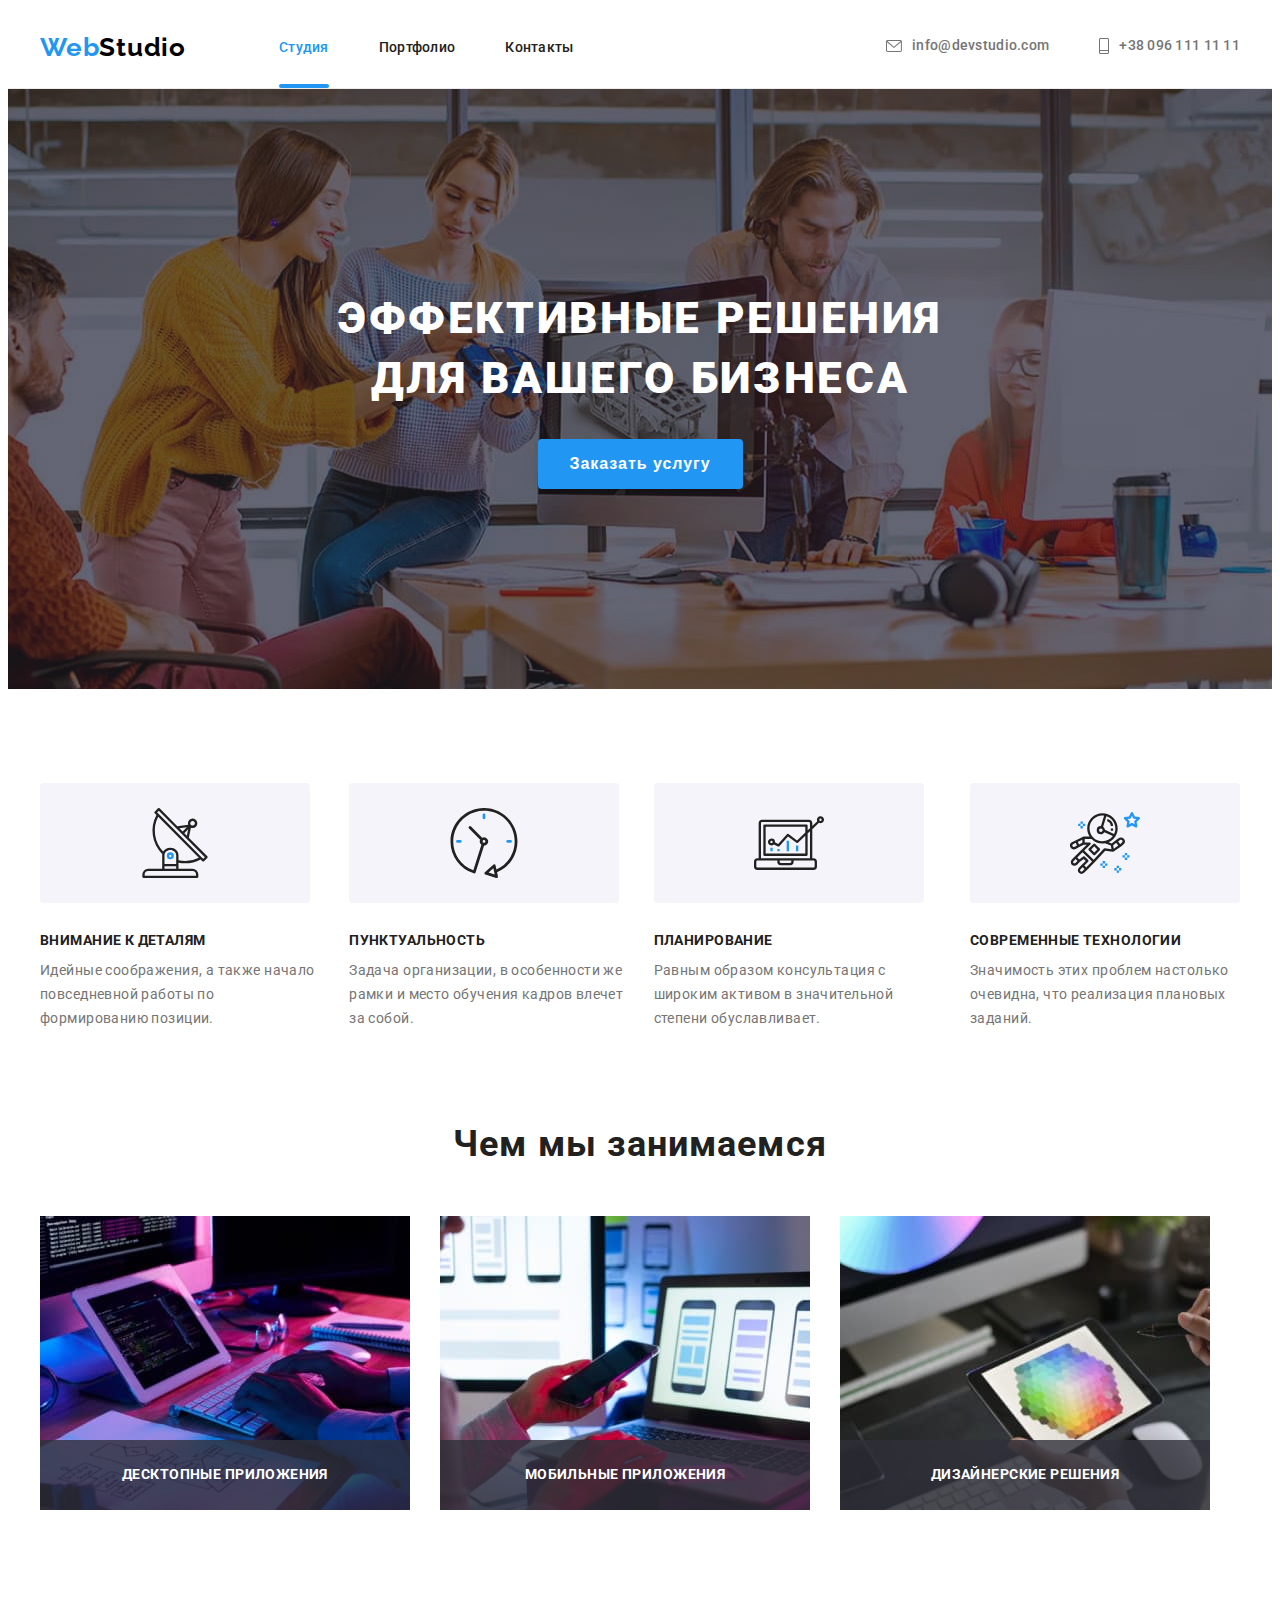
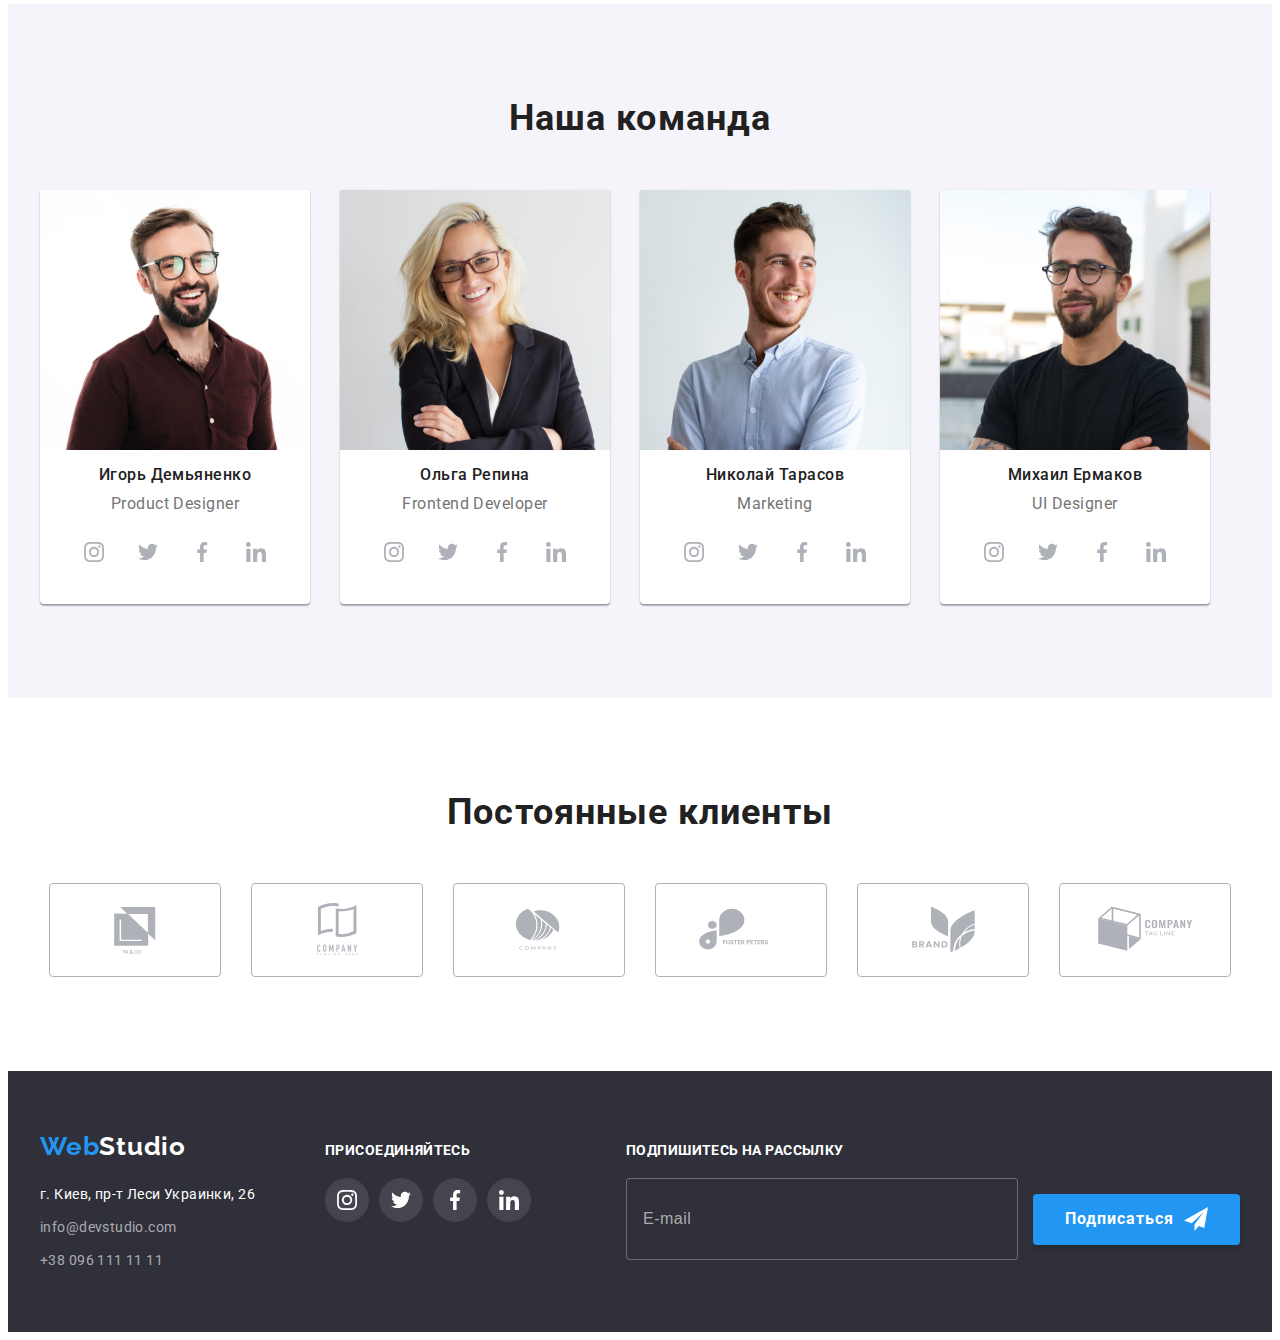
<file: index.html>
<!DOCTYPE html>
<html lang="ru">
  <head>
    <meta charset="UTF-8" />
    <meta http-equiv="X-UA-Compatible" content="IE=edge" />
    <meta name="viewport" content="width=device-width, initial-scale=1.0" />
    <link rel="preconnect" href="https://fonts.googleapis.com" />
    <link rel="preconnect" href="https://fonts.gstatic.com" crossorigin />
    <link
      href="https://fonts.googleapis.com/css2?family=Raleway:wght@700&family=Roboto:wght@400;500;700;900&display=swap"
      rel="stylesheet"
    />
    <link
      rel="stylesheet"
      href="https://cdnjs.cloudflare.com/ajax/libs/modern-normalize/1.1.0/modern-normalize.min.css"
      integrity="sha512-wpPYUAdjBVSE4KJnH1VR1HeZfpl1ub8YT/NKx4PuQ5NmX2tKuGu6U/JRp5y+Y8XG2tV+wKQpNHVUX03MfMFn9Q=="
      crossorigin="anonymous"
      referrerpolicy="no-referrer"
    />
    <link rel="stylesheet" href="./css/main.min.css" />
    <title>Web Studio</title>
  </head>
  <body>
    <!--HEADER-->
    <header class="header">
      <div class="container">
        <nav class="header-nav">
          <a href="./index.html" class="logo"><span class="current">Web</span>Studio</a>
          <ul class="menu-list">
            <li class="menu-list__item"><a href="./index.html" class="current">Студия</a></li>
            <li class="menu-list__item"><a href="./portfolio.html" >Портфолио</a></li>
            <li class="menu-list__item"><a href="#">Контакты</a></li>
          </ul>
        </nav>
        <ul class="contact">
          <li class="contact__list">
            <a class="contact__mail" href="mailto:info@devstudio.com">
              <svg class="contact__icon-mail">
                <use href="./images/symbol-defs.svg#icon-mail"></use></svg
              >info@devstudio.com</a
            >
          </li>
          <li class="contact__list">
            <a class="contact__tel" href="tel:+380961111111">
              <svg class="contact__icon-tel">
                <use href="./images/symbol-defs.svg#icon-tel"></use></svg
              >+38 096 111 11 11</a
            >
          </li>
        </ul>
      </div>
    </header>
    <main>
      <!--HERO-->
      <section class="hero">
        <div class="container">
          <h1 class="hero-text">ЭФФЕКТИВНЫЕ РЕШЕНИЯ <br />ДЛЯ ВАШЕГО БИЗНЕСА</h1>
          <button type="button" class="hero-button" data-modal-open>Заказать услугу</button>
        </div>
      </section>
      <!--ПРЕИМУЩЕСТВА-->
      <section class="advantage">
        <div class="container">
          <h2 class="visually-hidden">Наши преимущества</h2>
          <ul class="advantage-list">
            <li class="advantage-list__item icon-antenna">
              <h3 class="advantage-list__title">Внимание к деталям</h3>
              <p class="advantage-list__text">
                Идейные соображения, а также начало повседневной работы по формированию позиции.
              </p>
            </li>
            <li class="advantage-list__item icon-clock">
              <h3 class="advantage-list__title">Пунктуальность</h3>
              <p class="advantage-list__text">
                Задача организации, в особенности же рамки и место обучения кадров влечет за собой.
              </p>
            </li>
            <li class="advantage-list__item icon-diagram">
              <h3 class="advantage-list__title">Планирование</h3>
              <p class="advantage-list__text">
                Равным образом консультация с широким активом в значительной степени обуславливает.
              </p>
            </li>
            <li class="advantage-list__item icon-astronaut">
              <h3 class="advantage-list__title">Современные технологии</h3>
              <p class="advantage-list__text">
                Значимость этих проблем настолько очевидна, что реализация плановых заданий.
              </p>
            </li>
          </ul>
        </div>
      </section>
      <!--ЧЕМ МЫ ЗАНИМАЕМСЯ-->
      <section class="doing">
        <div class="container">
          <h2 class="doing-title">Чем мы занимаемся</h2>
          <ul class="doing-list">
            <li class="doing-list__item">
              <div class="doing-list__wrap">
                <img src="./images/comp-1.jpg" alt="работа за ноутбуком" />
                <p class="doing-list__text">Десктопные приложения</p>
              </div>
            </li>
            <li class="doing-list__item">
              <div class="doing-list__wrap">
                <img src="./images/comp-2.jpg" alt="работа за ноутбуком" />
                <p class="doing-list__text">Мобильные приложения</p>
              </div>
            </li>
            <li class="doing-list__item">
              <div class="doing-list__wrap">
                <img src="./images/comp-3.jpg" alt="работа за ноутбуком" />
                <p class="doing-list__text">Дизайнерские решения</p>
              </div>
            </li>
          </ul>
        </div>
      </section>
      <!--НАША КОМАНДА-->
      <section class="team">
        <div class="container">
          <h2 class="team-title">Наша команда</h2>
          <ul class="card-set">
            <li class="card-item list">
              <img src="./images/igor.jpg" alt="сотрудник Игорь" width="270" height="260" />
              <div class="team-names">
                <h3 class="team-worker">Игорь Демьяненко</h3>
                <p lang="en" class="team-text">Product Designer</p>
                <ul class="team-soc-list list">
                  <li class="team-soc-item">
                    <a href="" class="master-soc-link">
                      <svg class="master-soc-icon" width="20" height="20">
                        <use href="./images/symbol-defs.svg#icon-instagram"></use>
                      </svg>
                    </a>
                  </li>
                  <li class="team-soc-item">
                    <a href="" class="master-soc-link">
                      <svg class="master-soc-icon" width="20" height="20">
                        <use href="./images/symbol-defs.svg#icon-twitter"></use>
                      </svg>
                    </a>
                  </li>
                  <li class="team-soc-item">
                    <a href="" class="master-soc-link">
                      <svg class="master-soc-icon" width="20" height="20">
                        <use href="./images/symbol-defs.svg#icon-facebook"></use>
                      </svg>
                    </a>
                  </li>
                  <li class="team-soc-item">
                    <a href="" class="master-soc-link">
                      <svg class="master-soc-icon" width="20" height="20">
                        <use href="./images/symbol-defs.svg#icon-linkedin"></use>
                      </svg>
                    </a>
                  </li>
                </ul>
               </div>
            </li>
            <li class="card-item list">
              <img src="./images/olga.jpg" alt="сотрудник Ольга" width="270" height="260" />
              <div class="team-names">
                <h3 class="team-worker">Ольга Репина</h3>
                <p lang="en" class="team-text">Frontend Developer</p>
                <ul class="team-soc-list list">
                  <li class="team-soc-item">
                    <a href="" class="master-soc-link">
                      <svg class="master-soc-icon" width="20" height="20">
                        <use href="./images/symbol-defs.svg#icon-instagram"></use>
                      </svg>
                    </a>
                  </li>
                  <li class="team-soc-item">
                    <a href="" class="master-soc-link">
                      <svg class="master-soc-icon" width="20" height="20">
                        <use href="./images/symbol-defs.svg#icon-twitter"></use>
                      </svg>
                    </a>
                  </li>
                  <li class="team-soc-item">
                    <a href="" class="master-soc-link">
                      <svg class="master-soc-icon" width="20" height="20">
                        <use href="./images/symbol-defs.svg#icon-facebook"></use>
                      </svg>
                    </a>
                  </li>
                  <li class="team-soc-item">
                    <a href="" class="master-soc-link">
                      <svg class="master-soc-icon" width="20" height="20">
                        <use href="./images/symbol-defs.svg#icon-linkedin"></use>
                      </svg>
                    </a>
                  </li>
                </ul>
              </div>
            </li>
            <li class="card-item list">
              <img src="./images/nikolay.jpg" alt="сотрудник Николай" width="270" height="260" />
              <div class="team-names">
                <h3 class="team-worker">Николай Тарасов</h3>
                <p lang="en" class="team-text">Marketing</p>
                <ul class="team-soc-list list">
                  <li class="team-soc-item">
                    <a href="" class="master-soc-link">
                      <svg class="master-soc-icon" width="20" height="20">
                        <use href="./images/symbol-defs.svg#icon-instagram"></use>
                      </svg>
                    </a>
                  </li>
                  <li class="team-soc-item">
                    <a href="" class="master-soc-link">
                      <svg class="master-soc-icon" width="20" height="20">
                        <use href="./images/symbol-defs.svg#icon-twitter"></use>
                      </svg>
                    </a>
                  </li>
                  <li class="team-soc-item">
                    <a href="" class="master-soc-link">
                      <svg class="master-soc-icon" width="20" height="20">
                        <use href="./images/symbol-defs.svg#icon-facebook"></use>
                      </svg>
                    </a>
                  </li>
                  <li class="team-soc-item">
                    <a href="" class="master-soc-link">
                      <svg class="master-soc-icon" width="20" height="20">
                        <use href="./images/symbol-defs.svg#icon-linkedin"></use>
                      </svg>
                    </a>
                  </li>
                </ul>
              </div>
            </li>
            <li class="card-item list">
              <img src="./images/mihail.jpg" alt="сотрудник Михаил" width="270" height="260" />
              <div class="team-names">
                <h3 class="team-worker">Михаил Ермаков</h3>
                <p lang="en" class="team-text">UI Designer</p>
                <ul class="team-soc-list list">
                  <li class="team-soc-item">
                    <a href="" class="master-soc-link">
                      <svg class="master-soc-icon" width="20" height="20">
                        <use href="./images/symbol-defs.svg#icon-instagram"></use>
                      </svg>
                    </a>
                  </li>
                  <li class="team-soc-item">
                    <a href="" class="master-soc-link">
                      <svg class="master-soc-icon" width="20" height="20">
                        <use href="./images/symbol-defs.svg#icon-twitter"></use>
                      </svg>
                    </a>
                  </li>
                  <li class="team-soc-item">
                    <a href="" class="master-soc-link">
                      <svg class="master-soc-icon" width="20" height="20">
                        <use href="./images/symbol-defs.svg#icon-facebook"></use>
                      </svg>
                    </a>
                  </li>
                  <li class="team-soc-item">
                    <a href="" class="master-soc-link">
                      <svg class="master-soc-icon" width="20" height="20">
                        <use href="./images/symbol-defs.svg#icon-linkedin"></use>
                      </svg>
                    </a>
                  </li>
                </ul>
              </div>
            </li>
          </ul>
        </div>
      </section>
      <!--Постоянные клиенты-->
      <section class="clients">
        <div class="container">
          <h2 class="clients-title">Постоянные клиенты</h2>
          <ul class="clients-list list">
            <li class="clients-item">
              <a href="" class="clients-link">
                <svg class="clients-icon" width="170" height="92">
                  <use href="./images/symbol-defs.svg#icon-Client-1"></use>
                </svg>
              </a>
            </li>
            <li class="clients-item">
              <a href="" class="clients-link">
                <svg class="clients-icon" width="170" height="92">
                  <use href="./images/symbol-defs.svg#icon-Client-2"></use>
                </svg>
              </a>
            </li>
            <li class="clients-item">
              <a href="" class="clients-link">
                <svg class="clients-icon" width="170" height="92">
                  <use href="./images/symbol-defs.svg#icon-Client-3"></use>
                </svg>
              </a>
            </li>
            <li class="clients-item">
              <a href="" class="clients-link">
                <svg class="clients-icon" width="170" height="92">
                  <use href="./images/symbol-defs.svg#icon-Client-4"></use>
                </svg>
              </a>
            </li>
            <li class="clients-item">
              <a href="" class="clients-link">
                <svg class="clients-icon" width="170" height="92">
                  <use href="./images/symbol-defs.svg#icon-Client-5"></use>
                </svg>
              </a>
            </li>
            <li class="clients-item">
              <a href="" class="clients-link">
                <svg class="clients-icon" width="170" height="92">
                  <use href="./images/symbol-defs.svg#icon-Client-6"></use>
                </svg>
              </a>
            </li>
          </ul>
        </div>
      </section>
    </main>
    <!--FOOTER-->
    <footer class="footer">
      <div class="container footer-baseline">
        <div class="adress-block">
          <a href="./index.html" class="adress-block__logo"><span class="current">Web</span>Studio</a>
          <address class="adress-block__contacts">
            <ul class="adress-block__list">
              <li class="adress-block__street">
                <a href="https://goo.gl/maps/Du5BvkdDdFxgs5gp9"
                  >г. Киев, пр-т Леси Украинки, 26</a
                >
              </li>
              <li class="adress-block__mail">
                <a href="mailto:info@devstudio.com">info@devstudio.com</a>
              </li>
              <li class="adress-block__tel">
                <a href="tel:+380961111111">+38 096 111 11 11</a>
              </li>
            </ul>
          </address>
        </div>
        <div class="join">
          <p class="join__title">присоединяйтесь</p>
          <ul class="join__list">
            <li class="join__item">
              <a href="" class="join__link">
                <svg class="join__icon" width="20" height="20">
                  <use href="./images/symbol-defs.svg#icon-instagram"></use>
                </svg>
              </a>
            </li>
            <li class="join__item">
              <a href="" class="join__link">
                <svg class="join__icon" width="20" height="20">
                  <use href="./images/symbol-defs.svg#icon-twitter"></use>
                </svg>
              </a>
            </li>
            <li class="join__item">
              <a href="" class="join__link">
                <svg class="join__icon" width="20" height="20">
                  <use href="./images/symbol-defs.svg#icon-facebook"></use>
                </svg>
              </a>
            </li>
            <li class="join__item">
              <a href="" class="join__link">
                <svg class="join__icon" width="20" height="20">
                  <use href="./images/symbol-defs.svg#icon-linkedin"></use>
                </svg>
              </a>
            </li>
          </ul>
        </div>
        <div class="subscribe">
          <form>
            <p class="subscribe__title">
              Подпишитесь на рассылку
            </p>
          <label for="subscribe-form">
              <input type="email"
               class="subscribe__email"
                name="email"
                id="subscribe-form"
                placeholder="E-mail"/>
              </label>
              <button type="submit" class="subscribe__btn">Подписаться
                  <svg class="subscribe__icon" width="24" height="24">
                <use href="./images/symbol-defs.svg#icon-send"></use></svg
              >
              </button>
              </form>
            </div>
      </div>
    </footer>

    <!-- MODAL -->

    <div class="backdrop is-hidden" data-modal>
      <div class="modal">
        <button type="button" class="modal-close-btn" data-modal-close>
          <svg class="modal-icon" width="11" height="11">
            <use href="./images/symbol-defs.svg#icon-cross"></use>
          </svg>
        </button>

        <!-- MODAL-INPUT -->

        <p class="modal-title">Оставьте свои данные, мы вам перезвоним</p>
        <form class="modal-form">
          <div class="modal-field">
            <label for="name" class="modal-label">Имя</label>
            <div class="modal-input-wrap">
              <input type="text" name="name" id="name" class="modal-input" />
              <svg class="input-icon" width="18" height="18">
                <use href="./images/symbol-defs.svg#icon-person-black"></use>
              </svg>
            </div>
          </div>
          <div class="modal-field">
            <label for="tel" class="modal-label">Телефон</label>
            <div class="modal-input-wrap">
            <input type="tel" name="tel" id="tel" class="modal-input" />
            <svg class="input-icon" width="18" height="18">
                <use href="./images/symbol-defs.svg#icon-phone-black"></use>
            </div>
          </div>
          <div class="modal-field">
          <label for="email" class="modal-label">Почта</label>
          <div class="modal-input-wrap">
          <input type="email" name="email" id="email" class="modal-input" />
          <svg class="input-icon" width="18" height="18">
                <use href="./images/symbol-defs.svg#icon-email-black"></use>
                </div>
          </div>

          <!-- TEXTAREA -->

          <label for="user-text" class="modal-label">Комментарий</label>
          <textarea
            name="comment"
            id="user-text"
            class="textarea"
            placeholder="Введите текст"
          ></textarea>
          <!-- CHECKBOX -->
          <div class="modal-checkbox">
            <input type="checkbox" 
            class="modal-check visually-hidden" 
            id="modal-check" 
            name="policy" 
            value="policy"/>
            <label for="modal-check" class="checkbox-label">
              <span>
                <svg class="check-icon" width="16" height="15">
                <use href="./images/symbol-defs.svg#icon-check"></use>
              </span>
              Соглашаюсь с рассылкой и принимаю &nbsp;
              <a href="#" class="checkbox-link">
                Условия договора
              </a>
              </label
            >
          </div>
            <button type="submit" class="modal-button">Отправить
            </button>
        </form>
      </div>
    </div>
    <script src="./js/modal.js"></script>
  </body>
</html>
</file>
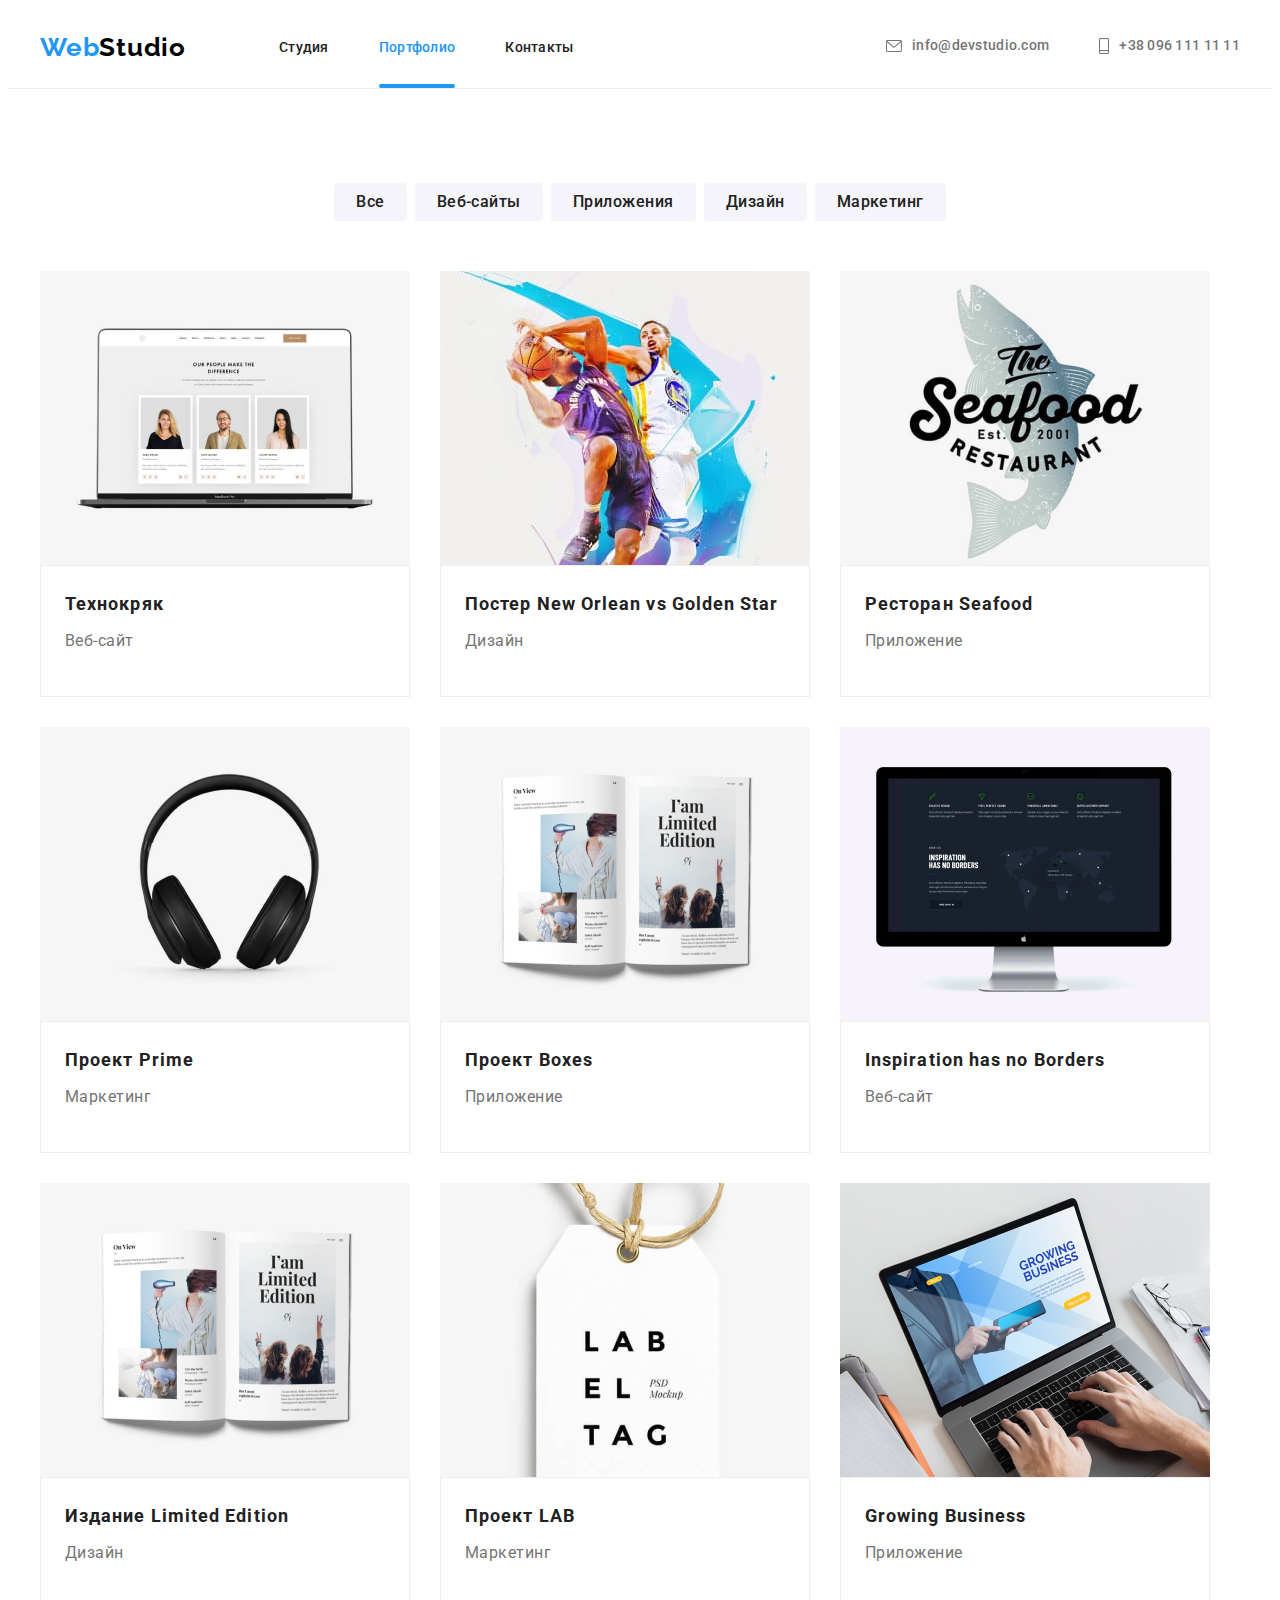
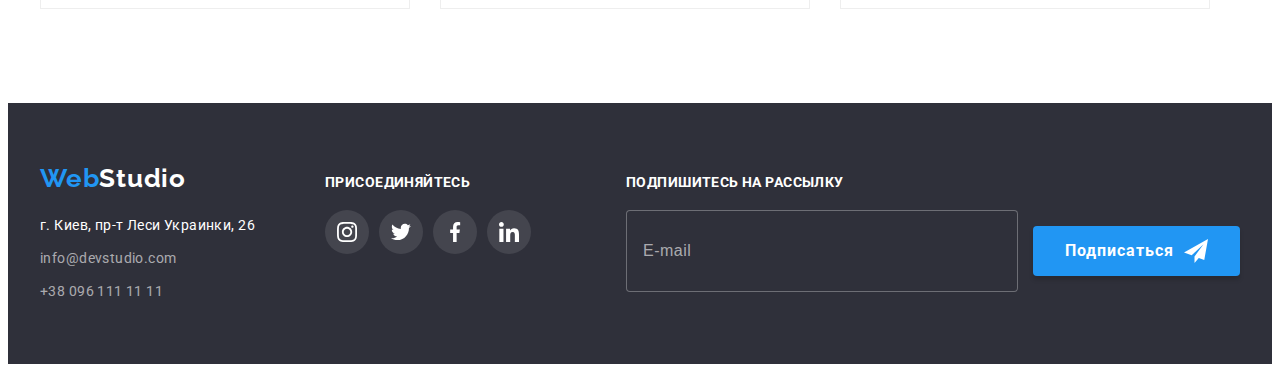
<file: portfolio.html>
<!DOCTYPE html>
<html lang="ru">
  <head>
    <meta charset="UTF-8" />
    <meta http-equiv="X-UA-Compatible" content="IE=edge" />
    <meta name="viewport" content="width=device-width, initial-scale=1.0" />
    <link rel="preconnect" href="https://fonts.googleapis.com" />
    <link rel="preconnect" href="https://fonts.gstatic.com" crossorigin />
    <link
      href="https://fonts.googleapis.com/css2?family=Raleway:wght@700&family=Roboto:wght@400;500;700;900&display=swap"
      rel="stylesheet"
    />
    <link
      rel="stylesheet"
      href="https://cdnjs.cloudflare.com/ajax/libs/modern-normalize/1.1.0/modern-normalize.min.css"
      integrity="sha512-wpPYUAdjBVSE4KJnH1VR1HeZfpl1ub8YT/NKx4PuQ5NmX2tKuGu6U/JRp5y+Y8XG2tV+wKQpNHVUX03MfMFn9Q=="
      crossorigin="anonymous"
      referrerpolicy="no-referrer"
    />
    <link rel="stylesheet" href="./css/main.min.css" />
    <title>Портфолио</title>
  </head>
  <body>
    <!--HEADER-->
    <header class="header">
      <div class="container">
        <nav class="header-nav">
          <a href="./index.html" class="logo"><span class="current">Web</span>Studio</a>
          <ul class="menu-list">
            <li class="menu-list__item"><a href="./index.html">Студия</a></li>
            <li class="menu-list__item">
              <a href="./portfolio.html" class="current">Портфолио</a>
            </li>
            <li class="menu-list__item"><a href="#">Контакты</a></li>
          </ul>
        </nav>
        <ul class="contact">
          <li class="contact__list">
            <a class="contact__mail" href="mailto:info@devstudio.com">
              <svg class="contact__icon-mail">
                <use href="./images/symbol-defs.svg#icon-mail"></use></svg
              >info@devstudio.com</a
            >
          </li>
          <li class="contact__list">
            <a class="contact__tel" href="tel:+380961111111">
              <svg class="contact__icon-tel">
                <use href="./images/symbol-defs.svg#icon-tel"></use></svg
              >+38 096 111 11 11</a
            >
          </li>
        </ul>
      </div>
    </header>
    <main>
      <!--ФОТОГАЛЕРЕЯ-->
      <section class="section-portfolio">
        <div class="container portfolio">
          <h1 class="visually-hidden">Портфолио</h1>
          <ul class="filter-portfolio">
            <li class="filter-item">
              <button type="button" class="btn-portfolio">Все</button>
            </li>
            <li class="filter-item">
              <button type="button" class="btn-portfolio">Веб-сайты</button>
            </li>
            <li class="filter-item">
              <button type="button" class="btn-portfolio">Приложения</button>
            </li>
            <li class="filter-item">
              <button type="button" class="btn-portfolio">Дизайн</button>
            </li>
            <li class="filter-item">
              <button type="button" class="btn-portfolio">Маркетинг</button>
            </li>
          </ul>
          <!--ПОРТФОЛИО-->
          <ul class="portfolio-set">
            <li class="portfolio-card">
              <a href="" class="portfolio-link">
                <div class="portfolio-wrap">
                  <img
                    src="./images/tehnokrik.jpg"
                    alt="изображение веб сайта"
                    width="370"
                    height="294"
                  />
                  <p class="portfolio-top-text">
                    Ресурс предлагает комплексные предложения с разным уровнем функционала и
                    сервисов. Все это позволит посетителю получить исчерпывающие сведения о компании
                    или частном лице
                  </p>
                </div>
                <div class="portfolio-items">
                  <h2 class="portfolio-title">Технокряк</h2>
                  <p class="portfolio-text">Веб-сайт</p>
                </div>
              </a>
            </li>
            <li class="portfolio-card">
              <a href="" class="portfolio-link">
                <div class="portfolio-wrap">
                  <img
                    src="./images/new-orlean.jpg"
                    alt="дизайн с баскетболистами"
                    width="370"
                    height="294"
                  />
                  <p class="portfolio-top-text">
                    Ресурс предлагает комплексные предложения с разным уровнем функционала и
                    сервисов. Все это позволит посетителю получить исчерпывающие сведения о компании
                    или частном лице
                  </p>
                </div>
                <div class="portfolio-items">
                  <h2 class="portfolio-title">Постер New Orlean vs Golden Star</h2>
                  <p class="portfolio-text">Дизайн</p>
                </div>
              </a>
            </li>
            <li class="portfolio-card">
              <a href="" class="portfolio-link">
                <div class="portfolio-wrap">
                  <img
                    src="./images/seafood.jpg"
                    alt="логотип ресторана"
                    width="370"
                    height="294"
                  />
                  <p class="portfolio-top-text">
                    Ресурс предлагает комплексные предложения с разным уровнем функционала и
                    сервисов. Все это позволит посетителю получить исчерпывающие сведения о компании
                    или частном лице
                  </p>
                </div>
                <div class="portfolio-items">
                  <h2 class="portfolio-title">Ресторан Seafood</h2>
                  <p class="portfolio-text">Приложение</p>
                </div>
              </a>
            </li>
            <li class="portfolio-card">
              <a href="" class="portfolio-link">
                <div class="portfolio-wrap">
                  <img src="./images/prime.jpg" alt="наушники" width="370" height="294" />
                  <p class="portfolio-top-text">
                    Ресурс предлагает комплексные предложения с разным уровнем функционала и
                    сервисов. Все это позволит посетителю получить исчерпывающие сведения о компании
                    или частном лице
                  </p>
                </div>
                <div class="portfolio-items">
                  <h2 class="portfolio-title">Проект Prime</h2>
                  <p class="portfolio-text">Маркетинг</p>
                </div>
              </a>
            </li>
            <li class="portfolio-card">
              <a href="" class="portfolio-link">
                <div class="portfolio-wrap">
                  <img
                    src="./images/limited-edition.jpg"
                    alt="две коробки"
                    width="370"
                    height="294"
                  />
                  <p class="portfolio-top-text">
                    Ресурс предлагает комплексные предложения с разным уровнем функционала и
                    сервисов. Все это позволит посетителю получить исчерпывающие сведения о компании
                    или частном лице
                  </p>
                </div>
                <div class="portfolio-items">
                  <h2 class="portfolio-title">Проект Boxes</h2>
                  <p class="portfolio-text">Приложение</p>
                </div>
              </a>
            </li>
            <li class="portfolio-card">
              <a href="" class="portfolio-link">
                <div class="portfolio-wrap">
                  <img
                    src="./images/inspiration.jpg"
                    alt="экран с веб сайтом"
                    width="370"
                    height="294"
                  />
                  <p class="portfolio-top-text">
                    Ресурс предлагает комплексные предложения с разным уровнем функционала и
                    сервисов. Все это позволит посетителю получить исчерпывающие сведения о компании
                    или частном лице
                  </p>
                </div>
                <div class="portfolio-items">
                  <h2 class="portfolio-title">Inspiration has no Borders</h2>
                  <p class="portfolio-text">Веб-сайт</p>
                </div>
              </a>
            </li>
            <li class="portfolio-card">
              <a href="" class="portfolio-link">
                <div class="portfolio-wrap">
                  <img
                    src="./images/limited-edition.jpg"
                    alt="открытый журнал"
                    width="370"
                    height="294"
                  />
                  <p class="portfolio-top-text">
                    Ресурс предлагает комплексные предложения с разным уровнем функционала и
                    сервисов. Все это позволит посетителю получить исчерпывающие сведения о компании
                    или частном лице
                  </p>
                </div>
                <div class="portfolio-items">
                  <h2 class="portfolio-title">Издание Limited Edition</h2>
                  <p class="portfolio-text">Дизайн</p>
                </div>
              </a>
            </li>
            <li class="portfolio-card">
              <a href="" class="portfolio-link">
                <div class="portfolio-wrap">
                  <img src="./images/lab.jpg" alt="бирка с лого" width="370" height="294" />
                  <p class="portfolio-top-text">
                    Ресурс предлагает комплексные предложения с разным уровнем функционала и
                    сервисов. Все это позволит посетителю получить исчерпывающие сведения о компании
                    или частном лице
                  </p>
                </div>
                <div class="portfolio-items">
                  <h2 class="portfolio-title">Проект LAB</h2>
                  <p class="portfolio-text">Маркетинг</p>
                </div>
              </a>
            </li>
            <li class="portfolio-card">
              <a href="" class="portfolio-link">
                <div class="portfolio-wrap">
                  <img src="./images/growing.jpg" alt="ноутбук" width="370" height="294" />
                  <p class="portfolio-top-text">
                    Ресурс предлагает комплексные предложения с разным уровнем функционала и
                    сервисов. Все это позволит посетителю получить исчерпывающие сведения о компании
                    или частном лице
                  </p>
                </div>
                <div class="portfolio-items">
                  <h2 class="portfolio-title">Growing Business</h2>
                  <p class="portfolio-text">Приложение</p>
                </div>
              </a>
            </li>
          </ul>
        </div>
      </section>
    </main>
    <!--FOOTER-->
    <footer class="footer">
      <div class="container footer-baseline">
        <div class="adress-block">
          <a href="./index.html" class="adress-block__logo"
            ><span class="current">Web</span>Studio</a
          >
          <address class="adress-block__contacts">
            <ul class="adress-block__list">
              <li class="adress-block__street">
                <a href="https://goo.gl/maps/Du5BvkdDdFxgs5gp9">г. Киев, пр-т Леси Украинки, 26</a>
              </li>
              <li class="adress-block__mail">
                <a href="mailto:info@devstudio.com">info@devstudio.com</a>
              </li>
              <li>
                <a class="adress-block__tel" href="tel:+380961111111">+38 096 111 11 11</a>
              </li>
            </ul>
          </address>
        </div>
        <div class="join">
          <p class="join__title">присоединяйтесь</p>
          <ul class="join__list">
            <li class="join__item">
              <a href="" class="join__link">
                <svg class="join__icon" width="20" height="20">
                  <use href="./images/symbol-defs.svg#icon-instagram"></use>
                </svg>
              </a>
            </li>
            <li class="join__item">
              <a href="" class="join__link">
                <svg class="join__icon" width="20" height="20">
                  <use href="./images/symbol-defs.svg#icon-twitter"></use>
                </svg>
              </a>
            </li>
            <li class="join__item">
              <a href="" class="join__link">
                <svg class="join__icon" width="20" height="20">
                  <use href="./images/symbol-defs.svg#icon-facebook"></use>
                </svg>
              </a>
            </li>
            <li class="join__item">
              <a href="" class="join__link">
                <svg class="join__icon" width="20" height="20">
                  <use href="./images/symbol-defs.svg#icon-linkedin"></use>
                </svg>
              </a>
            </li>
          </ul>
        </div>
        <form class="subscribe">
          <p class="subscribe__title">Подпишитесь на рассылку</p>
          <input type="email" class="subscribe__email" name="email" placeholder="E-mail" />
          <button type="submit" class="subscribe__btn">
            Подписаться
            <svg class="subscribe__icon" width="24" height="24">
              <use href="./images/symbol-defs.svg#icon-send"></use>
            </svg>
          </button>
        </form>
      </div>
    </footer>
  </body>
</html>
</file>
<file: css/main.min.css>
:root{--title-text-color: #212121;--primary-text-color: #757575;--logo-text-color: #FFFFFF;--acent-color: #2196F3;--header-logo: #000000;--background-color: #2F303A;--border-card: #EEEEEE;--hero-color: #C4C4C4;--social-media: #AFB1B8;--social-media-button: #ffffff}.visually-hidden{position:absolute;width:1px;height:1px;margin:-1px;border:0;padding:0;white-space:nowrap;clip-path:inset(100%);clip:rect(0 0 0 0);overflow:hidden}body{font-family:"Roboto",sans-serif;font-size:14px;letter-spacing:.03em;color:var(--title-text-color);background-color:var(--logo-text-color)}p,h1,h2,h3,h4,h5,h6{margin:0}ul{padding:0;margin:0;list-style:none}a{text-decoration:none;color:inherit}img{display:block}.hero{background-color:var(--hero-color);text-align:center;padding:200px 0px 200px 0px;max-width:1600px;max-height:600px;margin-left:auto;margin-right:auto;background-image:linear-gradient(to right, rgba(47, 48, 58, 0.4), rgba(47, 48, 58, 0.4)),url("../images/hero.jpg");background-repeat:no-repeat;background-size:cover;background-position:center}.hero-text{margin-top:0;margin-bottom:30px;font-weight:900;font-size:44px;line-height:1.36;letter-spacing:.06em;color:var(--logo-text-color)}.hero-button{display:block;margin:auto;font-weight:700;font-size:16px;line-height:1.88;letter-spacing:.06em;min-width:200px;padding:10px 32px;color:#fff;border:none;border-radius:4px;background-color:var(--acent-color);box-shadow:0px 4px 4px rgba(0,0,0,.15);cursor:pointer;transition-property:background-color;transition-duration:250ms;transition-timing-function:cubic-bezier(0.4, 0, 0.2, 1)}.hero-button:hover,.hero-button:focus{background-color:#188ce8}.advantage{padding-top:94px;padding-bottom:94px}.advantage-list{display:flex}.advantage-list li:not(:last-child){margin-right:30px}.advantage-list__title{margin-top:0;margin-bottom:10px;font-weight:700;font-size:14px;line-height:1.14;letter-spacing:.03em;text-transform:uppercase;color:var(--title-text-color)}.advantage-list__text{margin-top:0;margin-bottom:0;font-weight:400;font-size:14px;line-height:1.71;letter-spacing:.03em;color:var(--primary-text-color)}.advantage-list__item::before{display:block;content:"";width:270px;height:120px;background-position:center;margin-bottom:30px;background-repeat:no-repeat;background-color:#f5f4fa;border-radius:4px}.icon-antenna::before{background-image:url("../images/antenna.svg")}.icon-clock::before{background-image:url("../images/clock.svg")}.icon-diagram::before{background-image:url("../images/diagram.svg")}.icon-astronaut::before{background-image:url("../images/astronaut.svg")}.doing{padding-bottom:94px}.doing-title{margin-top:0px;margin-bottom:50px;font-weight:700;font-size:36px;line-height:1.16;text-align:center;letter-spacing:.03em;color:var(--title-text-color)}.doing-list{display:flex}.doing-list__item:not(:last-child){margin-right:30px}.doing-list__wrap{position:relative;display:flex}.doing-list__text{position:absolute;display:flex;left:0;bottom:0;font-weight:700;width:100%;height:70px;align-items:center;justify-content:center;font-size:14px;line-height:1.14;letter-spacing:.03em;text-transform:uppercase;color:var(--logo-text-color);background:rgba(47,48,58,.8)}.team{background-color:#f5f4fa;padding-top:94px;padding-bottom:94px}.team-title{margin-top:0px;margin-bottom:50px;font-weight:700;font-size:36px;line-height:1.16;text-align:center;letter-spacing:.03em;color:var(--title-text-color)}.team-worker{margin-top:0px;margin-bottom:10px;font-weight:500;font-size:16px;line-height:1.18;letter-spacing:.03em;color:var(--title-text-color)}.team-text{font-weight:400;font-size:16px;margin-bottom:16px;line-height:1.18;letter-spacing:.03em;color:var(--primary-text-color)}.card-set{display:flex;text-align:center}.card-set .card-item:not(:last-child){margin-right:30px}.card-item{background-color:#fff;box-shadow:0px 1px 3px rgba(0,0,0,.12),0px 1px 1px rgba(0,0,0,.14),0px 2px 1px rgba(0,0,0,.2);border-radius:0px 0px 4px 4px}.team-names{padding:16px 32px 30px 32px}.master-soc-link{width:44px;height:44px;background-color:var(--social-media-button);border-radius:50%;display:flex;justify-content:center;align-items:center;transition-property:background-color;transition-duration:250ms;transition-timing-function:cubic-bezier(0.4, 0, 0.2, 1)}.master-soc-link:hover,.master-soc-link:focus{background-color:var(--acent-color)}.master-soc-link:hover .master-soc-icon,.master-soc-link:focus .master-soc-icon{fill:var(--social-media-button)}.team-soc-list{display:flex;justify-content:center}.team-soc-item:not(:last-child){margin-right:10px}.master-soc-icon{fill:var(--social-media);transition-property:fill;transition-duration:250ms;transition-timing-function:cubic-bezier(0.4, 0, 0.2, 1)}.clients{padding-top:94px;padding-bottom:94px}.clients-list{display:flex;justify-content:center}.clients-title{margin-top:0px;margin-bottom:50px;font-weight:700;font-size:36px;line-height:1.16;text-align:center;letter-spacing:.03em;color:var(--title-text-color)}.clients-link{width:170px;height:92px;display:flex;border:1px solid var(--social-media);fill:var(--social-media);border-radius:4px;transition-property:border-color,fill;transition-duration:250ms;transition-timing-function:cubic-bezier(0.4, 0, 0.2, 1)}.clients-link:hover,.clients-link:focus{border:1px solid var(--acent-color);fill:var(--acent-color)}.clients-item:not(:last-child){margin-right:30px}.visually-hidden{display:block}.section-portfolio{padding-top:94px;padding-bottom:94px;margin:0 auto}.filter-portfolio{display:flex;justify-content:center;margin-bottom:50px}.filter-portfolio .filter-item:not(:last-child){margin-right:8px}.btn-portfolio{padding:6px 22px;border:none;font-family:inherit;font-weight:500;font-size:16px;line-height:1.62;letter-spacing:.03em;color:var(--title-text-color);background-color:#f5f4fa;cursor:pointer;border-radius:4px;transition-property:background-color,color,box-shadow;transition-duration:250ms;transition-timing-function:cubic-bezier(0.4, 0, 0.2, 1)}.btn-portfolio:hover,.btn-portfolio:focus{background-color:#2196f3;color:var(--logo-text-color);box-shadow:0px 3px 1px rgba(0,0,0,.1),0px 1px 2px rgba(0,0,0,.08),0px 2px 2px rgba(0,0,0,.12)}.portfolio-set{display:flex;flex-wrap:wrap}.portfolio-card{width:370px;margin-right:30px;margin-bottom:30px;background:var(--logo-text-color);box-sizing:border-box}.portfolio-card:nth-child(3n){margin-right:0}.portfolio-card:nth-last-child(-n+3){margin-bottom:0px}.portfolio-title{margin-bottom:4px;font-weight:700;font-size:18px;line-height:2;letter-spacing:.06em;color:var(--title-text-color)}.portfolio-wrap{position:relative;overflow:hidden}.portfolio-top-text{position:absolute;top:0;padding:63px 24px;font-weight:400;font-size:18px;line-height:1.56;letter-spacing:.03em;color:var(--logo-text-color);background:rgba(33,150,243,.9);transform:translateY(100%);transition:transform 250ms;transition-timing-function:cubic-bezier(0.4, 0, 0.2, 1)}.portfolio-text{margin-bottom:20px;font-weight:400;font-size:16px;line-height:1.88;letter-spacing:.03em;color:var(--primary-text-color)}.portfolio-items{padding:20px 24px 20px 24px;border:1px solid var(--border-card)}.portfolio-link{text-decoration:none}.portfolio-link:hover,.portfolio-link:focus{display:block;box-shadow:0px 1px 1px rgba(0,0,0,.12),0px 4px 4px rgba(0,0,0,.06),1px 4px 6px rgba(0,0,0,.16)}.portfolio-link:hover .portfolio-top-text{transform:translateY(0)}.portfolio-card:hover .portfolio-top-text{transform:translateY(0)}.portfolio-link:focus .portfolio-top-text{transform:translateY(0)}.portfolio-card:focus .portfolio-top-text{transform:translateY(0)}.footer{background-color:var(--background-color);padding-top:60px;padding-bottom:60px;align-items:baseline;display:flex}.adress-block__logo{font-family:"Raleway",sans-serif;font-weight:700;font-size:26px;line-height:1.2;letter-spacing:.03em;color:var(--logo-text-color);display:block;margin-bottom:20px}.adress-block__contacts{font-weight:400;font-style:normal;font-size:14px;line-height:1.71;letter-spacing:.03em;color:var(--logo-text-color)}.adress-block__street{display:block;margin-bottom:9px}.adress-block__street a{transition-property:color;transition-duration:250ms;transition-timing-function:cubic-bezier(0.4, 0, 0.2, 1)}.adress-block__street a:hover,.adress-block__street a:focus{color:var(--acent-color)}.adress-block__mail{font-style:normal;font-weight:400;font-size:14px;line-height:1.71;letter-spacing:.03em;color:rgba(255,255,255,.6);display:block;margin-bottom:9px}.adress-block__mail a{transition-property:color;transition-duration:250ms;transition-timing-function:cubic-bezier(0.4, 0, 0.2, 1)}.adress-block__mail a:hover,.adress-block__mail a:focus{color:var(--acent-color)}.adress-block__tel{font-style:normal;font-weight:400;font-size:14px;line-height:1.71;letter-spacing:.03em;color:rgba(255,255,255,.6);display:block}.adress-block__tel a{transition-property:color;transition-duration:250ms;transition-timing-function:cubic-bezier(0.4, 0, 0.2, 1)}.adress-block__tel a:hover,.adress-block__tel a:focus{color:var(--acent-color)}.footer-baseline{display:flex;align-items:baseline}.adress-block{margin-right:70px}.join__title{font-weight:700;font-size:14px;line-height:16px;letter-spacing:.03em;text-transform:uppercase;color:var(--logo-text-color);margin-bottom:20px}.join__list{display:flex}.join__link{width:44px;height:44px;background-color:rgba(255,255,255,.1);border-radius:50%;display:flex;justify-content:center;align-items:center;transition-property:background-color;transition-duration:250ms;transition-timing-function:cubic-bezier(0.4, 0, 0.2, 1)}.join__link:hover,.join__link:focus{background-color:var(--acent-color)}.join__item:not(:last-child){margin-right:10px}.join__icon{fill:var(--logo-text-color)}.subscribe{margin-left:auto}.subscribe__title{font-weight:700;font-size:14px;line-height:16px;letter-spacing:.03em;text-transform:uppercase;color:var(--logo-text-color);margin-bottom:20px}.subscribe__email{width:358px;height:50px;padding:15px 16px 15px 16px;margin-right:12px;border-radius:4px;background-color:var(--background-color);border:1px solid rgba(255,255,255,.3);cursor:pointer;outline:none;font-weight:400;font-size:16px;line-height:1.25;letter-spacing:.03em;color:rgba(255,255,255,.6)}.subscribe__email::placeholder,.subscribe__email:focus-visible{font-weight:400;font-size:16px;line-height:1.25;letter-spacing:.03em;color:rgba(255,255,255,.6)}.subscribe__btn{display:inline-flex;align-items:center;justify-content:center;font-family:inherit;font-weight:700;font-size:16px;line-height:1.88;letter-spacing:.06em;min-width:200px;padding:10px 32px;color:#fff;border:none;border-radius:4px;background-color:var(--acent-color);box-shadow:0px 4px 4px rgba(0,0,0,.15);cursor:pointer;transition-property:background-color;transition-duration:250ms;transition-timing-function:cubic-bezier(0.4, 0, 0.2, 1)}.subscribe__btn:hover,.subscribe__btn:focus{background-color:#188ce8}.subscribe__icon{align-items:center;margin-left:10px;fill:var(--social-media-button)}.header{border-bottom:1px solid #ececec}.header .container{display:flex;align-items:center}.header-nav{display:flex}.logo{display:flex;align-items:center;font-family:"Raleway",sans-serif;font-weight:700;font-size:26px;line-height:1.2;letter-spacing:.03em;color:var(--header-logo)}.menu-list{display:flex;margin-left:93px;font-weight:500;font-size:14px;line-height:1.14;letter-spacing:.02em;list-style:none}.menu-list .menu-list__item:not(:last-child){margin-right:50px}.menu-list a{display:block;padding-top:32px;padding-bottom:32px}.menu-list__item a{position:relative;transition-property:color;transition-duration:250ms;transition-timing-function:cubic-bezier(0.4, 0, 0.2, 1)}.menu-list__item a:hover,.menu-list__item a:focus{color:var(--acent-color)}.current{color:var(--acent-color)}.menu-list__item a.current::after{content:"";display:block;position:absolute;bottom:0;width:100%;height:4px;border-radius:2px;background-color:var(--acent-color)}.contact{display:inline-flex;margin-left:auto}.contact li:not(:last-child){margin-right:50px}.contact__list{list-style:none}.contact__mail{display:inline-flex;align-items:center;font-weight:500;font-size:14px;line-height:1.14;letter-spacing:.02em;color:var(--primary-text-color);fill:currentColor;transition-property:color,fill;transition-duration:250ms;transition-timing-function:cubic-bezier(0.4, 0, 0.2, 1)}.contact__mail:hover,.contact__mail:focus{color:var(--acent-color);fill:var(--acent-color)}.contact__tel{display:inline-flex;align-items:center;font-weight:500;font-size:14px;line-height:1.14;letter-spacing:.02em;color:var(--primary-text-color);fill:currentColor;transition-property:color,fill;transition-duration:250ms;transition-timing-function:cubic-bezier(0.4, 0, 0.2, 1)}.contact__tel:hover,.contact__tel:focus{color:var(--acent-color);fill:var(--acent-color)}.contact__icon-mail{width:16px;height:12px;margin-right:10px}.contact__icon-tel{width:10px;height:16px;margin-right:10px}.container{width:1200px;padding-right:15px;padding-left:15px;margin:0 auto}.backdrop{position:fixed;top:0;width:100%;height:100%;background-color:rgba(0,0,0,.2);transition:opacity 400ms,visibility 300ms}.backdrop.is-hidden .modal{transform:scale(0.5) rotate(50deg)}.modal{position:absolute;left:50%;top:50%;transform:translate(-50%, -50%) scale(1);transition:transform 350ms;min-width:528px;min-height:581px;padding:40px;background:var(--logo-text-color);box-shadow:0px 1px 3px rgba(0,0,0,.12),0px 1px 1px rgba(0,0,0,.14),0px 2px 1px rgba(0,0,0,.2);border-radius:4px}.modal-icon{fill:var(--header-logo);transition-property:fill;transition-timing-function:cubic-bezier(0.4, 0, 0.2, 1);transition-duration:250ms}.modal-icon:hover,.modal-icon:focus{fill:var(--acent-color)}.modal-close-btn{position:absolute;display:flex;justify-content:center;align-items:center;top:8px;right:8px;width:30px;height:30px;border-radius:50%;cursor:pointer;background-color:rgba(0,0,0,0);border:1px solid rgba(0,0,0,.1)}.is-hidden{opacity:0;pointer-events:none;visibility:hidden}.modal-title{font-weight:700;font-size:20px;line-height:23px;text-align:center;letter-spacing:.03em;margin-bottom:12px;color:var(--title-text-color)}.modal-field{margin-bottom:10px}.modal-input{display:flex;align-content:center;width:448px;height:40px;margin-bottom:10px;padding-left:42px;height:40px;border:1px solid rgba(33,33,33,.2);border-radius:4px;cursor:pointer;outline:none;transition-property:border;transition-duration:250ms;transition-timing-function:cubic-bezier(0.4, 0, 0.2, 1)}.modal-input:hover,.modal-input:focus{border-color:var(--acent-color)}.modal-label{font-weight:400;font-size:12px;line-height:14px;letter-spacing:.01em;color:var(--primary-text-color);display:block;margin-bottom:4px}.textarea{display:flex;width:448px;height:120px;padding:12px 16px;margin-bottom:20px;border:1px solid rgba(33,33,33,.2);border-radius:4px;resize:none;outline:none;transition-property:border;transition-duration:250ms;transition-timing-function:cubic-bezier(0.4, 0, 0.2, 1)}.textarea:hover,.textarea:focus{border-color:var(--acent-color)}.textarea::placeholder{font-weight:400;font-size:14px;line-height:1.14;letter-spacing:.01em;color:rgba(117,117,117,.5)}.modal-checkbox{display:flex;justify-content:center;margin-bottom:30px}.modal-check:checked+.checkbox-label span{border:none;background-color:var(--acent-color)}.modal-check:hover+.checkbox-label span,.modal-check:focus+.checkbox-label span{color:var(--acent-color)}.modal-check:checked+.checkbox-label .check-icon{fill:var(--social-media-button)}.checkbox-label{display:flex;align-items:center;font-weight:400;font-size:14px;line-height:1.71;letter-spacing:.03em;color:#757575}.checkbox-link{color:var(--acent-color)}.modal-button{display:block;margin:auto;font-weight:700;font-size:16px;line-height:1.88;letter-spacing:.06em;min-width:200px;padding:10px 32px;color:#fff;border:none;border-radius:4px;background-color:var(--acent-color);box-shadow:0px 4px 4px rgba(0,0,0,.15);cursor:pointer;transition-property:background-color;transition-duration:250ms;transition-timing-function:cubic-bezier(0.4, 0, 0.2, 1)}.modal-button:hover,.modal-button:focus{background-color:#188ce8}.modal-input-wrap{position:relative}.input-icon{position:absolute;fill:var(--title-text-color);left:12px;top:50%;fill:var(--header-logo);transform:translateY(-50%);transition-property:fill;transition-timing-function:cubic-bezier(0.4, 0, 0.2, 1);transition-duration:250ms}.modal-input:hover+.input-icon,.modal-input:focus+.input-icon{fill:var(--acent-color)}.checkbox-label span{display:flex;align-items:center;margin-right:9px;width:16px;height:15px;border:2px solid var(--title-text-color);border-radius:4px}.check-icon{fill:rgba(0,0,0,0)}/*# sourceMappingURL=main.min.css.map */
</file>
